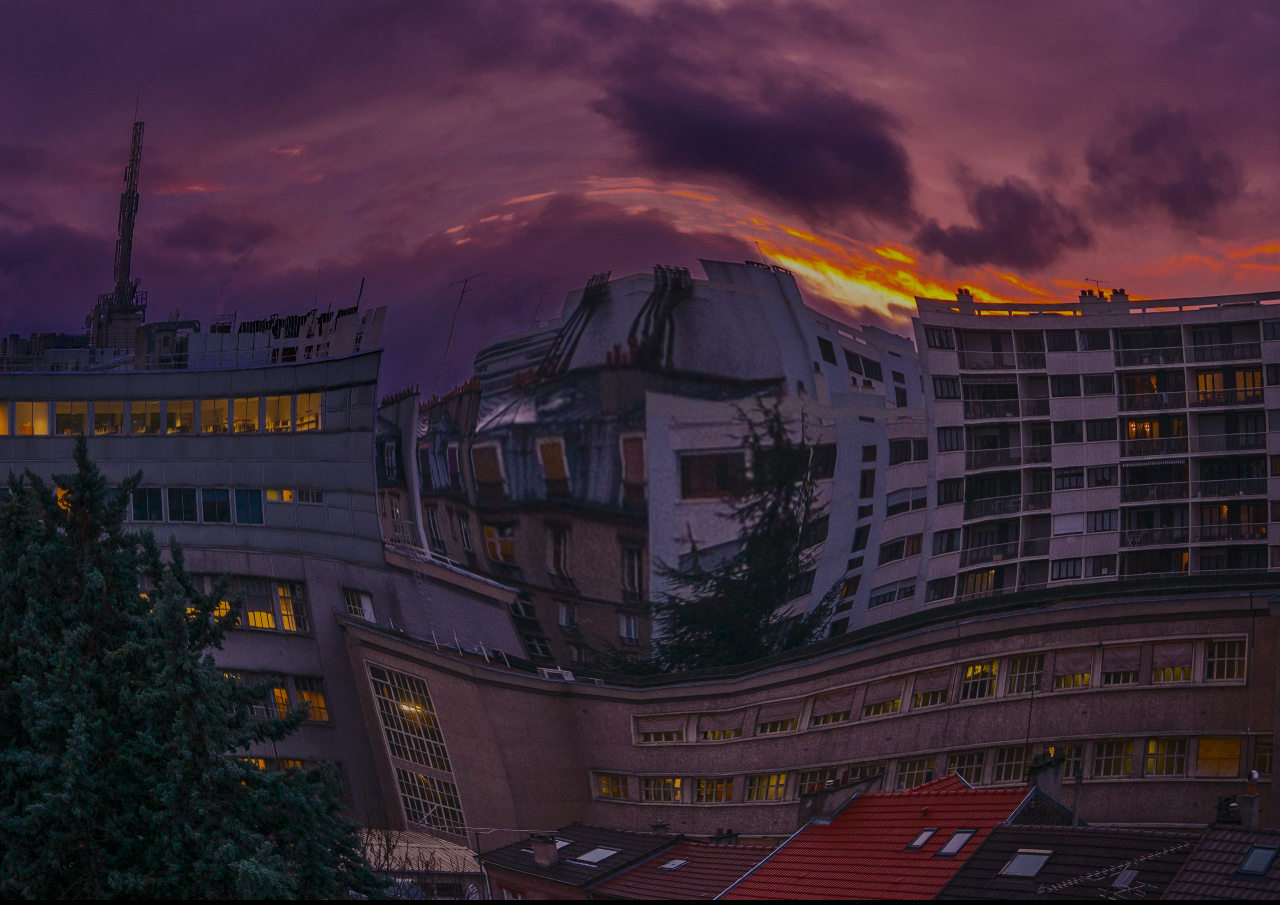
<file: webgl-canvas-fisheye/index.html>
<!doctype html>
<!--[if lt IE 7]>      <html class="no-js lt-ie9 lt-ie8 lt-ie7"> <![endif]-->
<!--[if IE 7]>         <html class="no-js lt-ie9 lt-ie8"> <![endif]-->
<!--[if IE 8]>         <html class="no-js lt-ie9"> <![endif]-->
<!--[if gt IE 8]><!--> <html class="no-js"> <!--<![endif]-->
    <head>
        
        <meta charset="utf-8">
        <meta http-equiv="X-UA-Compatible" content="IE=edge,chrome=1">

        <title></title>

        <meta name="description" content="">
        <meta name="viewport" content="initial-scale=1.0, maximum-scale=1.0, user-scalable=no">
        <meta name="apple-mobile-web-app-capable" content="yes">
        <meta content="yes" name="apple-touch-fullscreen">
        <meta name="apple-mobile-web-app-status-bar-style" content="black">
        
        <!-- Place favicon.ico and apple-touch-icon.png in the root directory -->
        
        <link rel="stylesheet" href="styles/main.css">
        

        <script src="scripts/vendor/modernizr.js"></script>

    </head>

    <body style="background:black">

        <script data-main="scripts/main" src="bower_components/requirejs/require.js"></script>

        <script>document.write('<script src="http://'
            + (location.host || 'localhost').split(':')[0]
            + ':35729/livereload.js?snipver=1"><\/script>');
        </script>
    </body>
</html>
</file>
